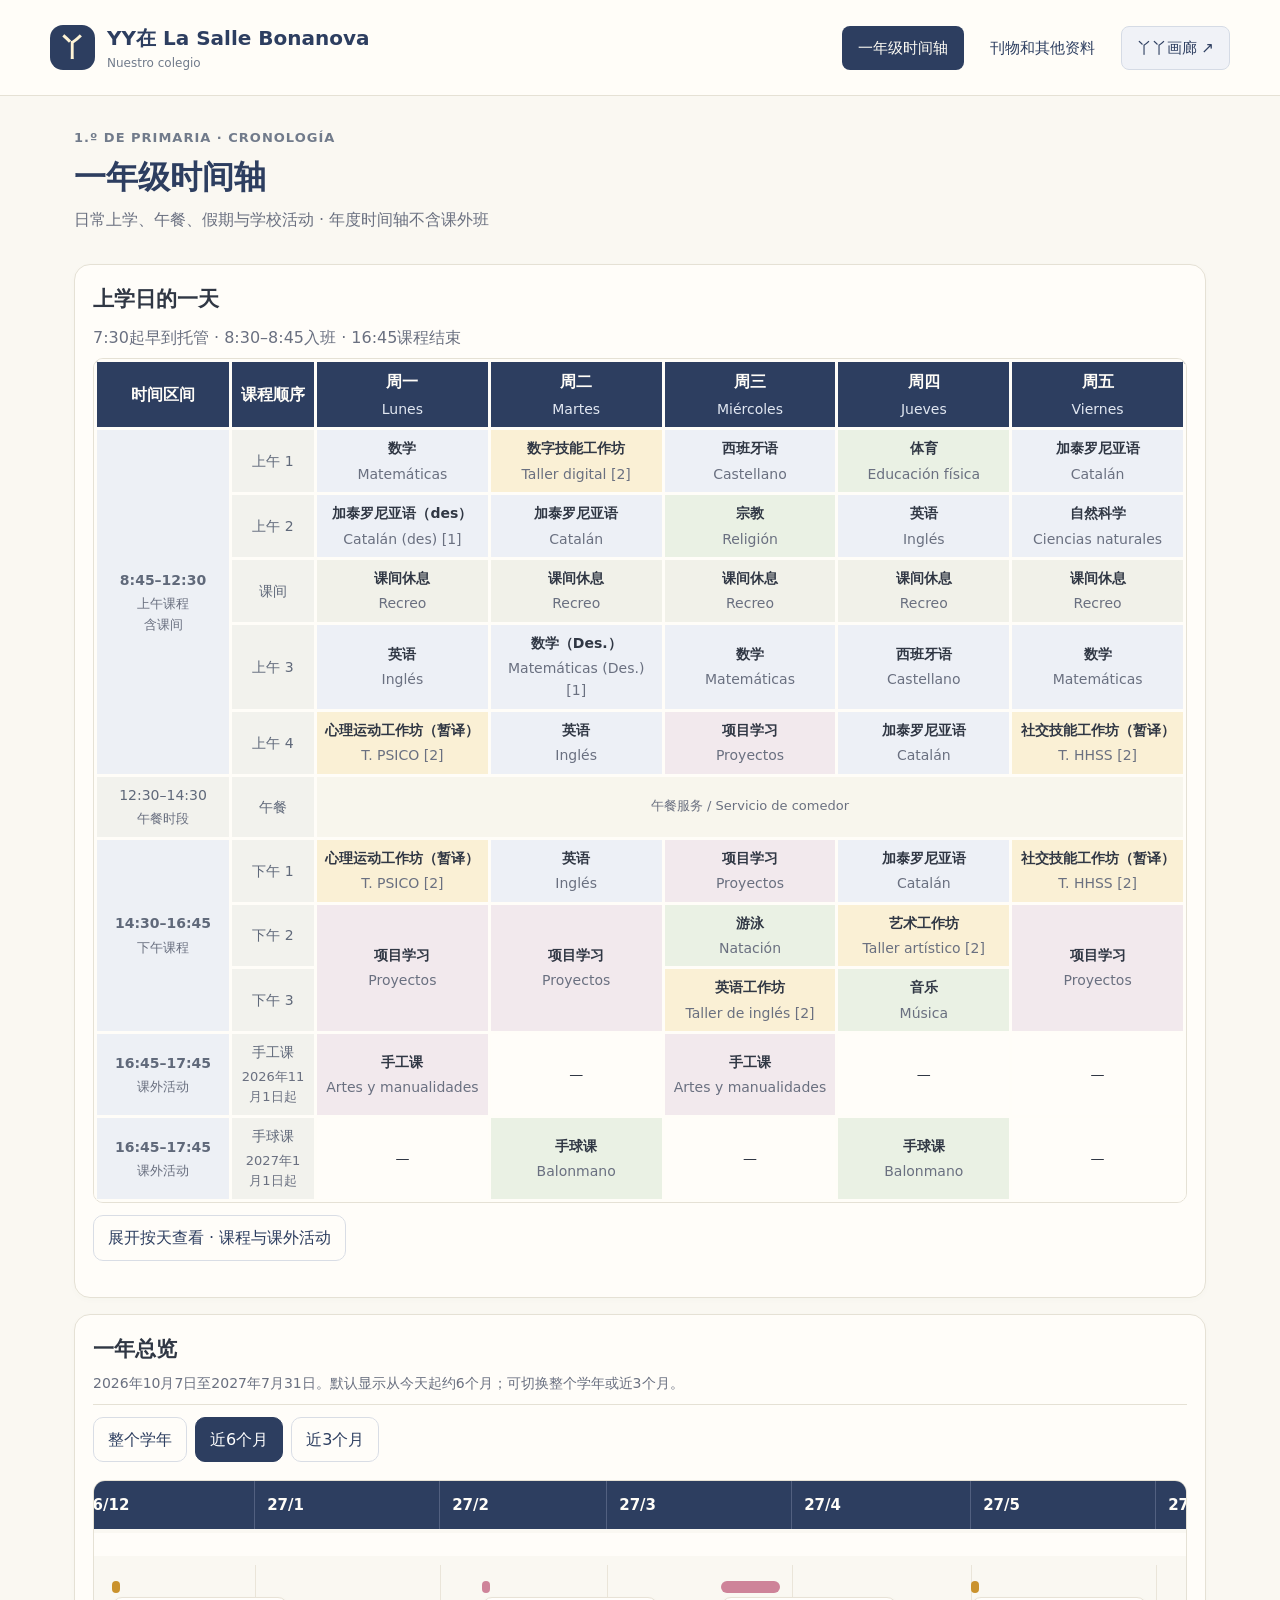
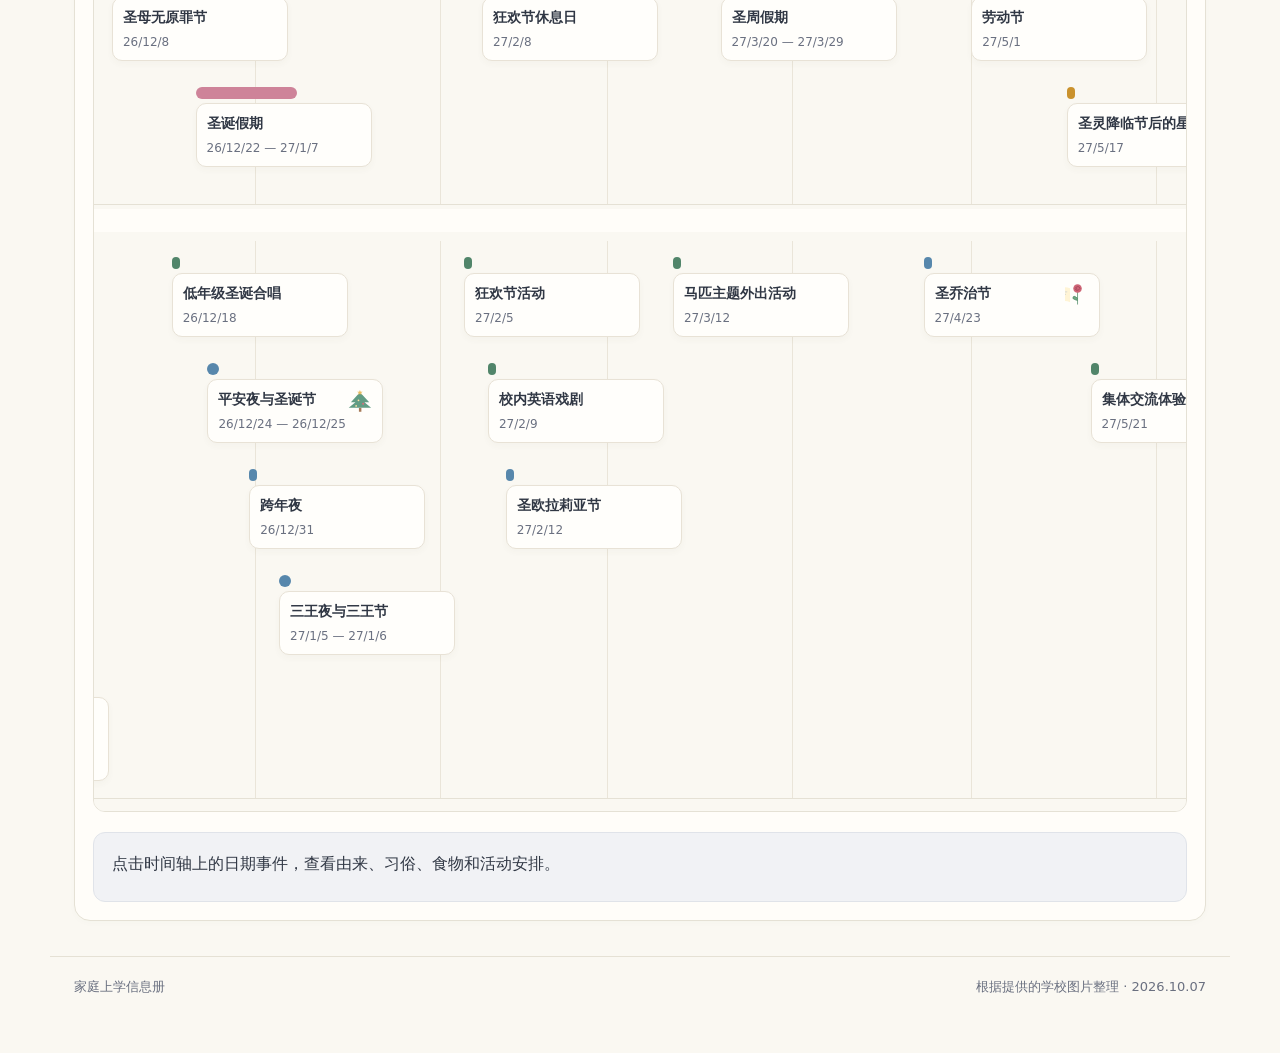
<file: index.html>
<!doctype html><html lang="zh-CN"><head><meta charset="utf-8"><meta name="viewport" content="width=device-width,initial-scale=1"><meta http-equiv="refresh" content="0;url=timeline.html"><title>一年级时间轴 · La Salle Bonanova</title></head><body><a href="timeline.html">前往一年级时间轴</a></body></html>
</file>
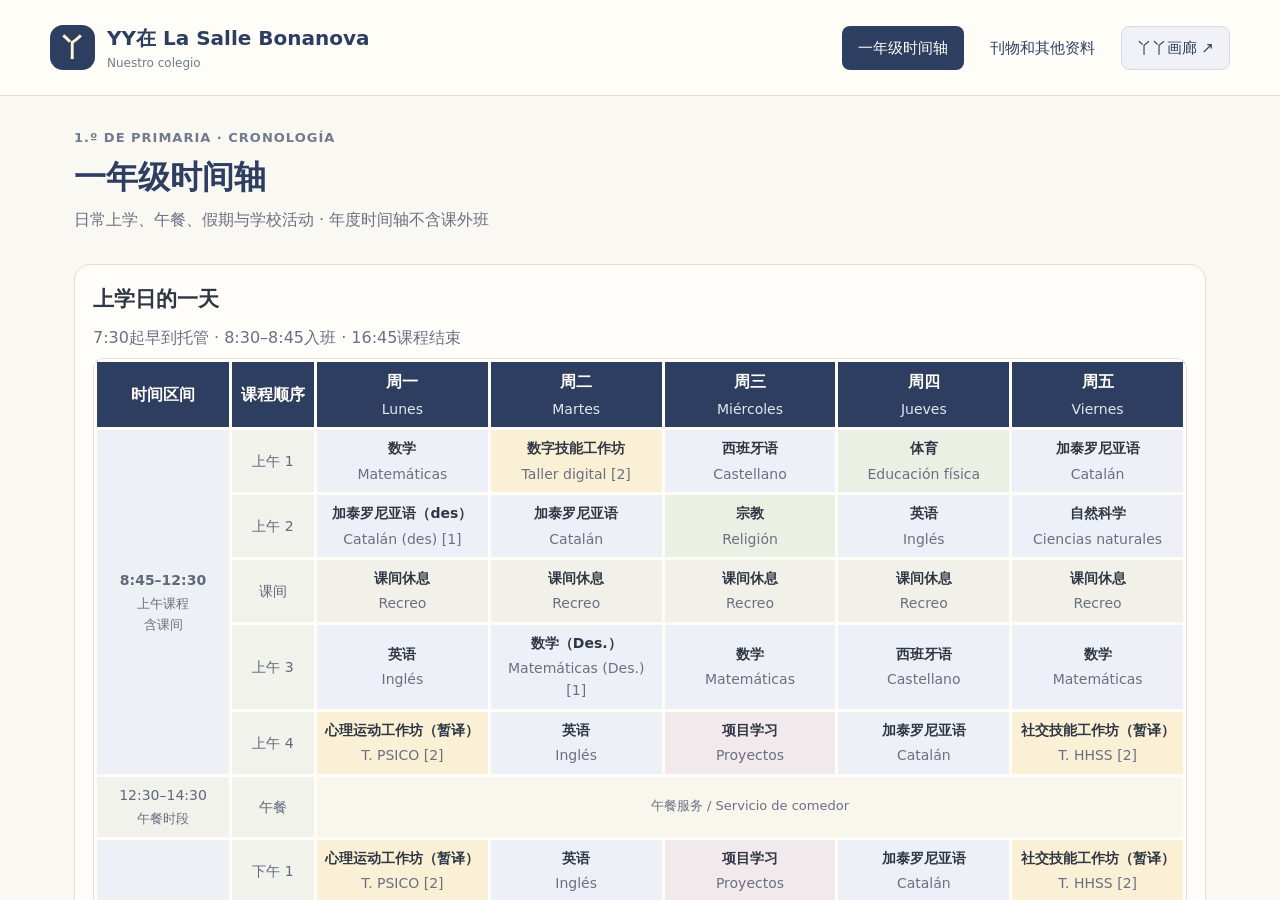
<file: arrangements.html>
<!doctype html><html lang="zh-CN"><head><meta charset="utf-8"><meta http-equiv="refresh" content="0;url=timeline.html"><title>一年级时间轴</title></head><body><a href="timeline.html">前往一年级时间轴</a></body></html>
</file>
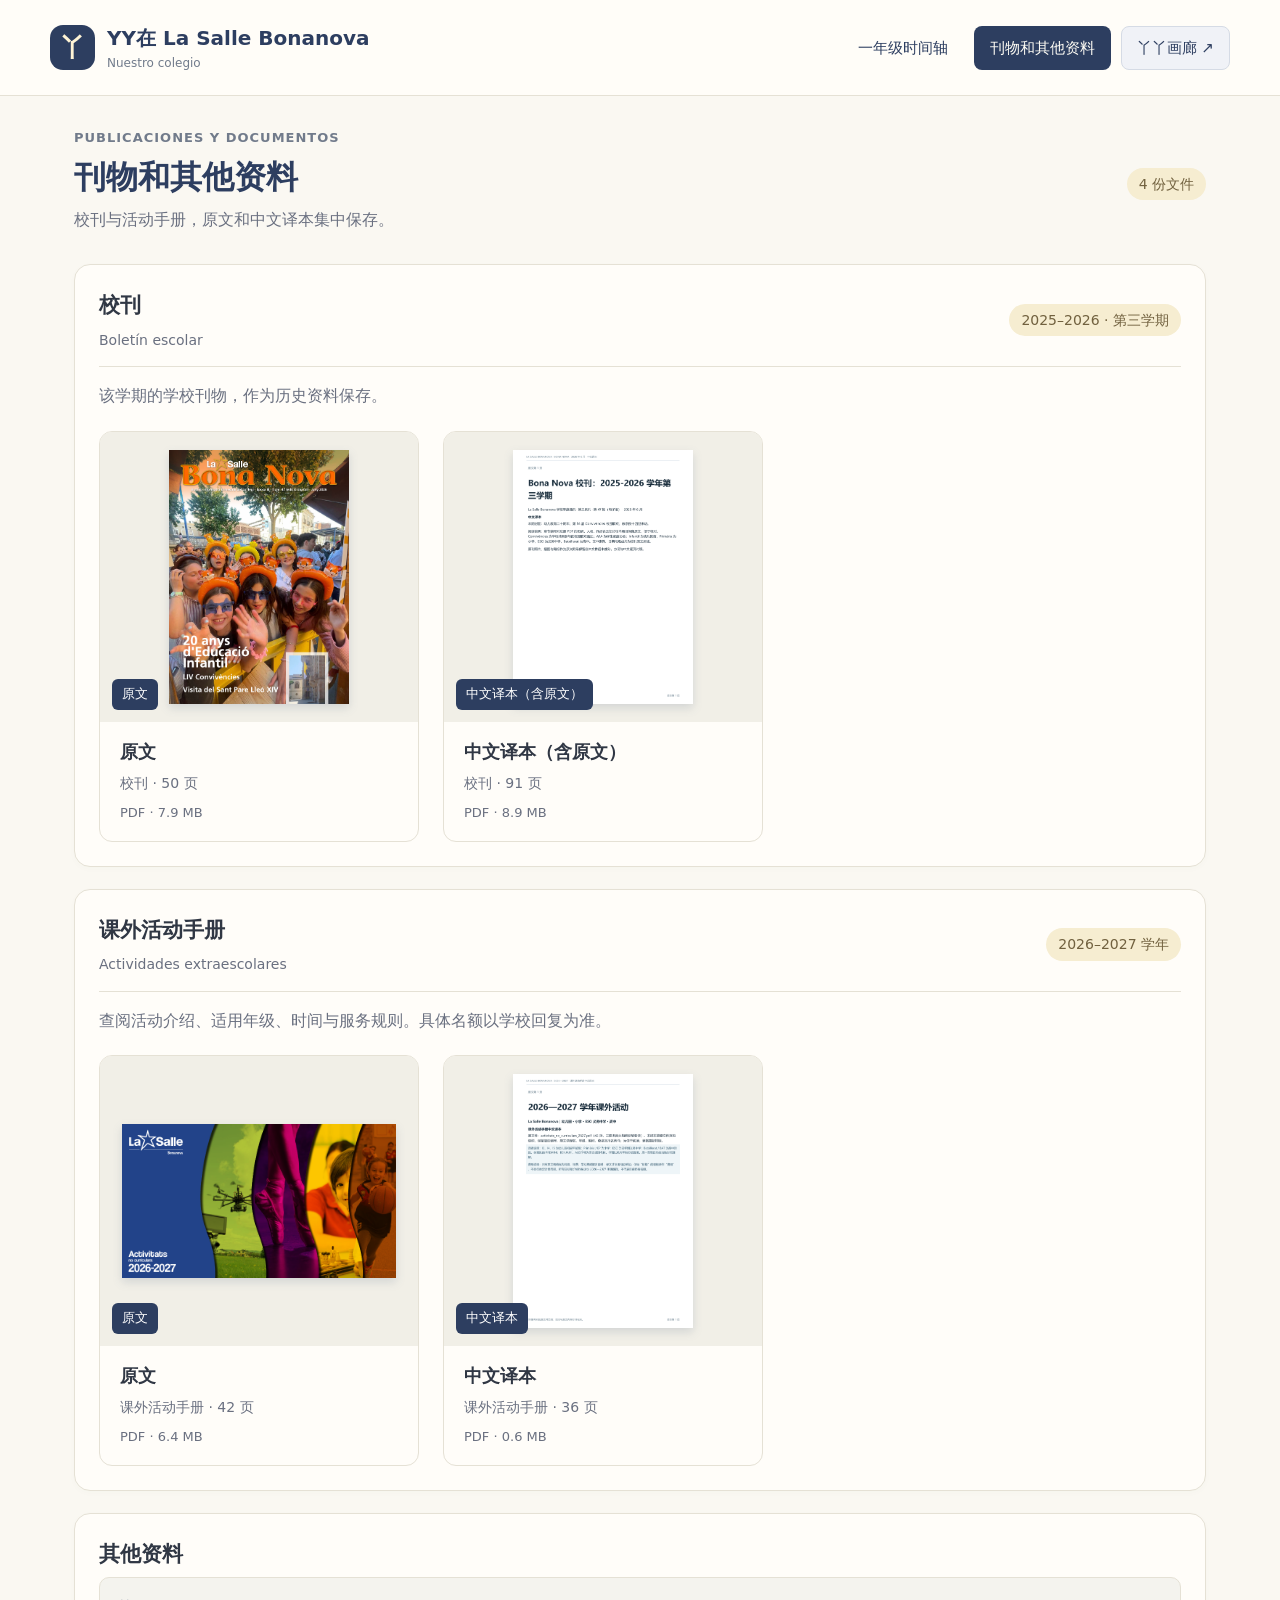
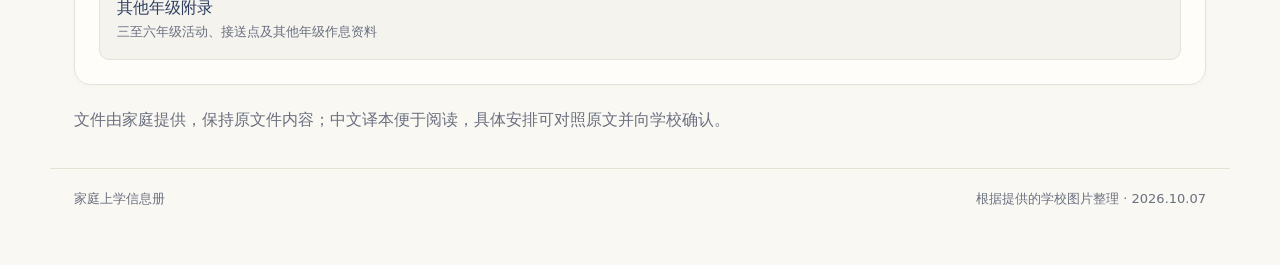
<file: publications.html>
<!doctype html><html lang="zh-CN"><head><meta charset="utf-8"><meta name="viewport" content="width=device-width,initial-scale=1"><title>刊物和其他资料 · La Salle Bonanova</title><meta name="description" content="家庭上学信息册：一年级双语课表、课外活动与接送安排。"><link rel="icon" href="assets/favicon.svg?v=navy-28"><link rel="stylesheet" href="style.css?v=mobile-24"><link rel="stylesheet" href="theme.css?v=gallery-34"><script src="data.js" defer></script></head><body data-page="publications"><a class="skip" href="#content">跳到正文</a><header><a class="brand" href="timeline.html"><span class="mark">丫</span><span>YY在 La Salle Bonanova<small>Nuestro colegio</small></span></a><nav aria-label="主导航"><a href="timeline.html">一年级时间轴</a><a href="publications.html" aria-current="page">刊物和其他资料</a><a class="gallery-link" href="https://possbb.github.io/little-art-gallery/" target="_blank" rel="noopener" aria-label="丫丫画廊（在新标签页打开）">丫丫画廊 ↗</a></nav></header><main id="content"><div class="intro"><div><div class="eyebrow">PUBLICACIONES Y DOCUMENTOS</div><h1>刊物和其他资料</h1><p class="muted">校刊与活动手册，原文和中文译本集中保存。</p></div><span class="label">4 份文件</span></div><section class="panel"><div class="sectionhead"><div><h2>校刊</h2><p lang="es">Boletín escolar</p></div><span class="label">2025–2026 · 第三学期</span></div><p class="muted">该学期的学校刊物，作为历史资料保存。</p><div class="publication-grid"><a class="publication-card" href="publications/newsletter-2025-26-t3-original.pdf" aria-label="阅读校刊 · 原文"><div class="publication-cover"><img src="publications/newsletter-2025-26-t3-original.png" alt="校刊 · 原文封面" loading="lazy"><span class="cover-language">原文</span></div><div class="publication-caption"><h3>原文</h3><p>校刊 · 50 页</p><small>PDF · 7.9 MB</small></div></a><a class="publication-card" href="publications/newsletter-2025-26-t3-zh.pdf" aria-label="阅读校刊 · 中文译本（含原文）"><div class="publication-cover"><img src="publications/newsletter-2025-26-t3-zh.png" alt="校刊 · 中文译本（含原文）封面" loading="lazy"><span class="cover-language">中文译本（含原文）</span></div><div class="publication-caption"><h3>中文译本（含原文）</h3><p>校刊 · 91 页</p><small>PDF · 8.9 MB</small></div></a></div></section><section class="panel"><div class="sectionhead"><div><h2>课外活动手册</h2><p lang="es">Actividades extraescolares</p></div><span class="label">2026–2027 学年</span></div><p class="muted">查阅活动介绍、适用年级、时间与服务规则。具体名额以学校回复为准。</p><div class="publication-grid"><a class="publication-card" href="publications/activities-2026-27-original.pdf" aria-label="阅读课外活动手册 · 原文"><div class="publication-cover"><img src="publications/activities-2026-27-original.png" alt="课外活动手册 · 原文封面" loading="lazy"><span class="cover-language">原文</span></div><div class="publication-caption"><h3>原文</h3><p>课外活动手册 · 42 页</p><small>PDF · 6.4 MB</small></div></a><a class="publication-card" href="publications/activities-2026-27-zh.pdf" aria-label="阅读课外活动手册 · 中文译本"><div class="publication-cover"><img src="publications/activities-2026-27-zh.png" alt="课外活动手册 · 中文译本封面" loading="lazy"><span class="cover-language">中文译本</span></div><div class="publication-caption"><h3>中文译本</h3><p>课外活动手册 · 36 页</p><small>PDF · 0.6 MB</small></div></a></div></section><section class="panel"><h2>其他资料</h2><a class="download" href="appendix.html">其他年级附录<small>三至六年级活动、接送点及其他年级作息资料</small></a></section><p class="muted">文件由家庭提供，保持原文件内容；中文译本便于阅读，具体安排可对照原文并向学校确认。</p></main><footer>家庭上学信息册 <span>根据提供的学校图片整理 · 2026.10.07</span></footer></body></html>
</file>
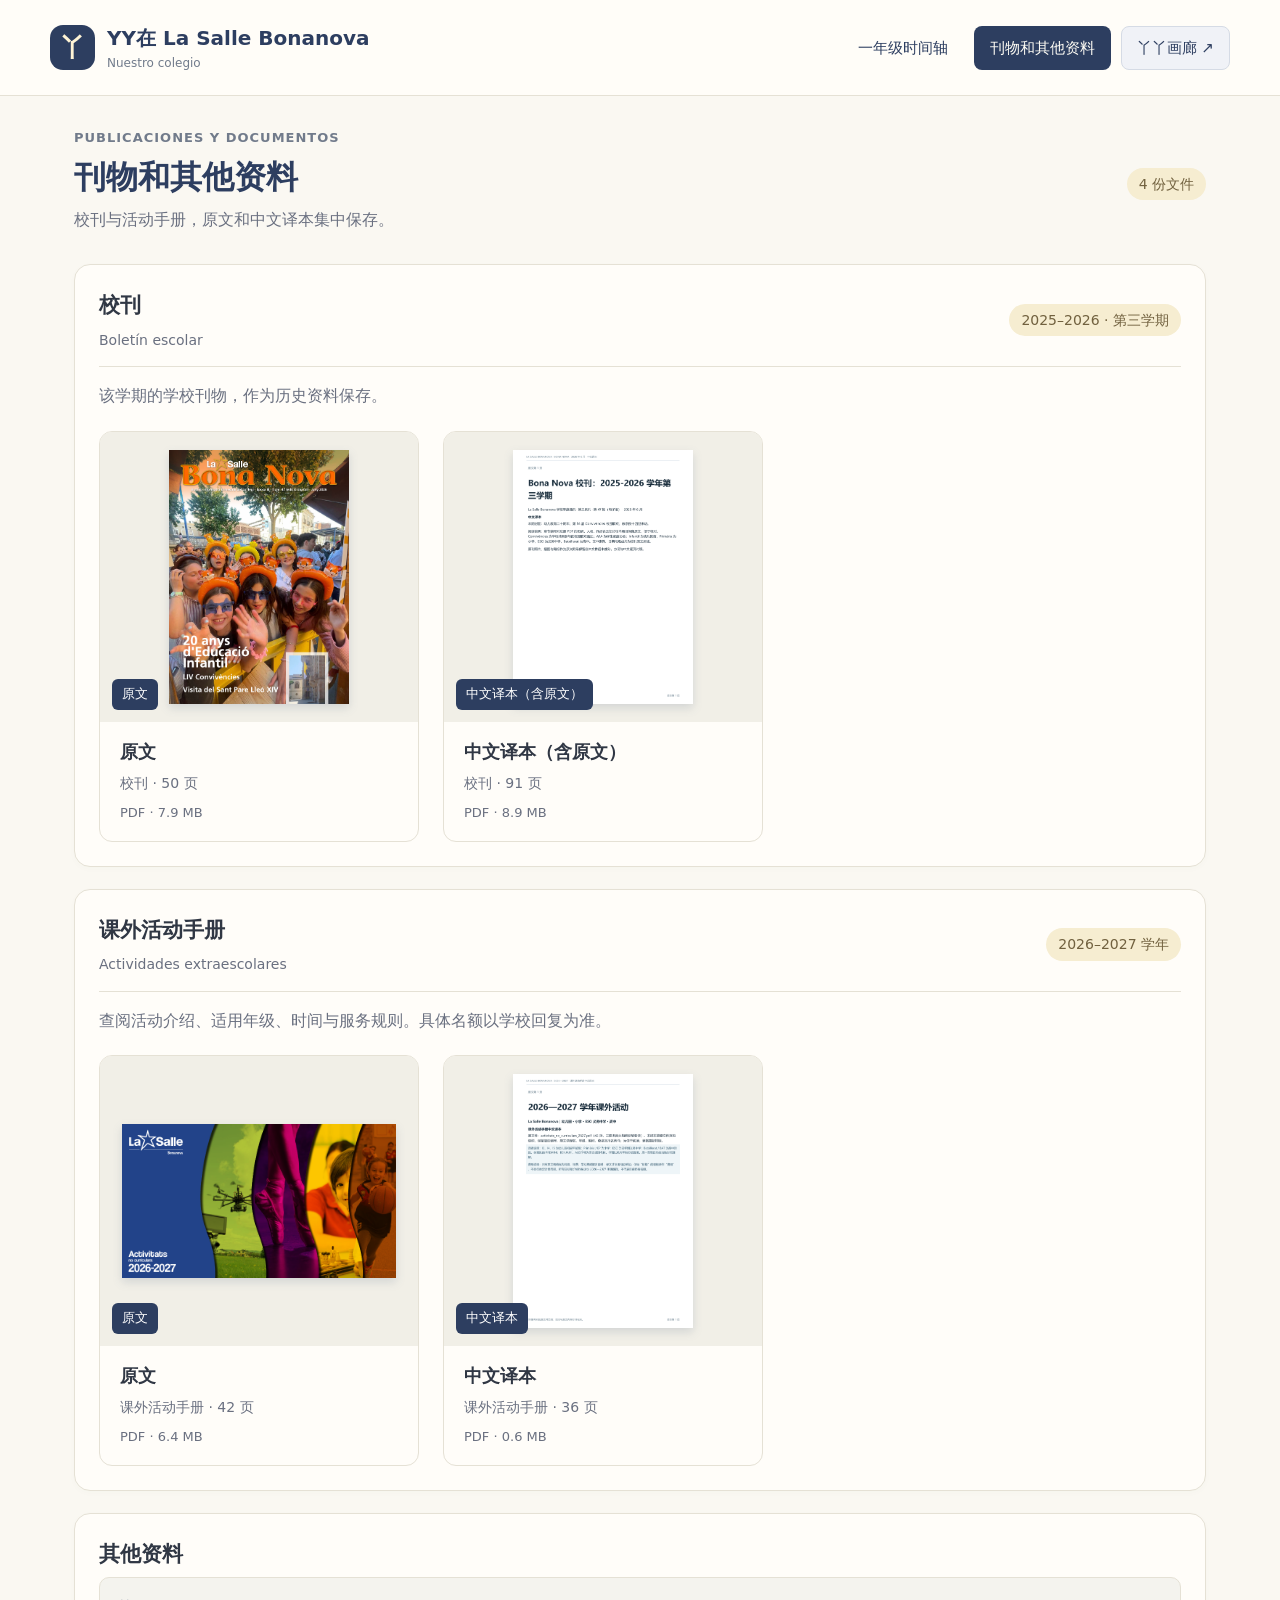
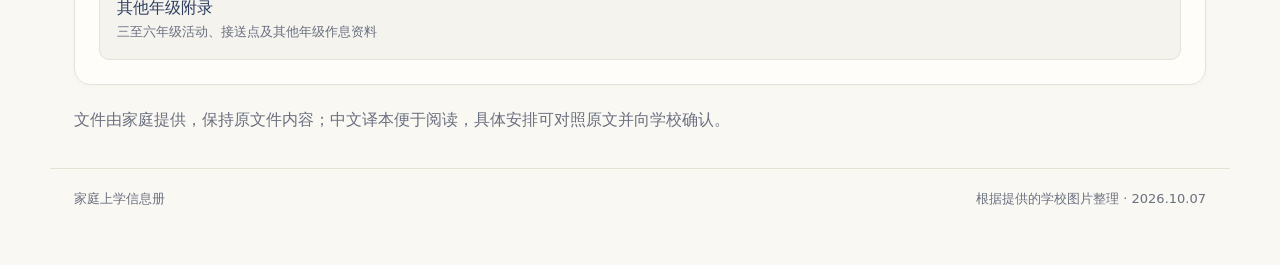
<file: school.html>
<!doctype html><html lang="zh-CN"><head><meta charset="utf-8"><meta name="viewport" content="width=device-width,initial-scale=1"><meta http-equiv="refresh" content="0;url=publications.html"><title>刊物和其他资料</title></head><body><a href="publications.html">前往刊物和其他资料</a></body></html>
</file>
<file: style.css>
:root{--navy:#243d64;--ink:#23334d;--muted:#57677f;--line:#dce3ed;--blue:#e7effd;--green:#e2f4e9;--yellow:#fff2c9;--purple:#efe7f8}*{box-sizing:border-box}body{margin:0;color:var(--ink);background:#f5f7fb;font:16px/1.6 'Microsoft YaHei',system-ui,sans-serif}a{color:var(--navy);text-underline-offset:4px}header{background:white;border-bottom:1px solid var(--line);padding:22px max(24px,calc((100vw - 1180px)/2));display:flex;align-items:center;justify-content:space-between;gap:24px}.brand{display:flex;gap:12px;align-items:center;text-decoration:none;font-size:20px;font-weight:750}.mark{display:grid;place-items:center;width:45px;height:45px;border-radius:12px;background:var(--navy);color:#f9d26a;font-size:25px}.brand small{display:block;font-size:12px;font-weight:400;color:var(--muted)}nav{display:flex;gap:10px;flex-wrap:wrap}nav a{padding:9px 15px;text-decoration:none;font-size:15px;border-radius:8px}nav a[aria-current]{background:var(--navy);color:white}main{max-width:1180px;margin:32px auto;padding:0 24px}h1{font-size:32px;line-height:1.3;letter-spacing:-1px;margin:8px 0}h2{font-size:21px;margin:0 0 6px}h3{font-size:17px;margin:0}p{margin:8px 0}.eyebrow{font-size:13px;letter-spacing:2px;color:var(--muted);font-weight:700}.muted,small{color:var(--muted)}.intro{display:flex;justify-content:space-between;gap:20px;align-items:center;margin-bottom:24px}.label{display:inline-block;padding:5px 12px;border-radius:20px;background:var(--yellow);font-size:14px;white-space:nowrap}.notice{border-left:3px solid #d29b23;padding:10px 16px;background:#fff8e5;font-size:14px;margin:16px 0 24px}.days{display:flex;gap:8px;margin:20px 0}.days button{flex:1;border:1px solid var(--line);background:white;border-radius:10px;padding:12px 10px;cursor:pointer;color:var(--ink);font:inherit}.days button small{display:block;font-size:13px}.days button[aria-pressed=true]{background:var(--navy);color:white;border-color:var(--navy)}.days button[aria-pressed=true] small{color:#dce6f8}.layout{display:grid;grid-template-columns:minmax(0,1.1fr) minmax(0,1fr);gap:24px}.panel{background:white;border:1px solid var(--line);border-radius:16px;padding:24px;margin-bottom:22px}.sectionhead{display:flex;align-items:center;justify-content:space-between;gap:10px;border-bottom:1px solid var(--line);padding-bottom:15px;margin-bottom:16px}.sectionhead p{font-size:14px;color:var(--muted);margin:0}.slot{display:grid;grid-template-columns:86px 1fr;gap:12px;align-items:center;margin:8px 0}.slot>span{font-size:14px;color:var(--muted)}.lesson{border-radius:8px;padding:10px 14px}.lesson small{display:block;font-size:14px}.blue{background:var(--blue)}.green{background:var(--green)}.purple{background:var(--purple)}.yellow{background:var(--yellow)}.gray{background:#f1f3f6}.pause{text-align:center;color:var(--muted);font-size:13px;border-block:1px dashed var(--line);padding:7px;margin:14px 0}.activity{display:flex;justify-content:space-between;gap:12px;padding:13px 0;border-bottom:1px solid #edf0f5}.activity small{display:block;font-size:14px}.point{align-self:center;flex-shrink:0;background:#eef2f9;color:var(--navy);border-radius:8px;padding:5px 10px;font-size:14px}.source-link{display:block;margin-top:18px;font-size:14px}.map{width:100%;display:block;border-radius:10px;margin-top:14px}details{margin:16px 0}summary{cursor:pointer;font-weight:600}details p{font-size:14px}.links{display:grid;grid-template-columns:repeat(2,minmax(0,1fr));gap:16px;margin-top:20px}.download{display:block;border:1px solid var(--line);border-radius:10px;padding:17px;text-decoration:none;background:#f8faff}.download small{display:block}.facts{display:grid;grid-template-columns:repeat(2,minmax(0,1fr));gap:16px;margin-top:24px}.fact{padding:20px;border-radius:10px;background:#f3f6fb}.fact small{display:block;margin-bottom:6px}.sources{display:grid;grid-template-columns:repeat(2,minmax(0,1fr));gap:20px}.sources img{width:100%;border-radius:10px}.appendix-table{width:100%;border-collapse:collapse;font-size:15px}.appendix-table th,.appendix-table td{text-align:left;padding:12px;border-bottom:1px solid var(--line)}.appendix-table th{background:#edf2fa}.appendix-table small{display:block}.empty{padding:35px 12px;text-align:center;background:#f6f8fc;border-radius:10px}footer{max-width:1180px;margin:35px auto;padding:20px 24px;border-top:1px solid var(--line);color:var(--muted);font-size:13px;display:flex;justify-content:space-between;gap:15px}.skip{position:absolute;left:10px;top:-80px;background:white;padding:10px;z-index:10}.skip:focus{top:10px}a:focus-visible,button:focus-visible,summary:focus-visible{outline:3px solid #d8a428;outline-offset:4px}button:hover,.download:hover{box-shadow:0 3px 12px #243d6415}a:hover{text-decoration:underline}@media(max-width:760px){header{padding:16px 18px;align-items:flex-start;flex-direction:column;gap:15px}nav{width:100%;gap:5px}nav a{padding:8px 11px;font-size:14px}main{padding:0 16px;margin-top:24px}h1{font-size:28px}.intro{align-items:flex-start;flex-direction:column;gap:12px}.layout,.sources,.facts,.links{grid-template-columns:1fr}.panel{padding:18px}.days{gap:5px}.days button{font-size:14px;padding:10px 4px}.days button small{font-size:12px}.slot{grid-template-columns:70px 1fr;gap:8px}.appendix-table th,.appendix-table td{padding:9px 5px;font-size:14px}footer{flex-direction:column}.label{white-space:normal}}@media print{header,footer,.days,.source-link{display:none}main{max-width:none;margin:0}.panel{break-inside:avoid}.layout{display:block}body{background:white}}
.weekly .sectionhead>a{font-size:14px;white-space:nowrap}.week-scroll{overflow-x:auto;max-width:100%;border-radius:10px;border:1px solid var(--line)}.week-table{width:100%;min-width:940px;table-layout:fixed;border-collapse:collapse;font-size:14px}.week-table caption{text-align:left;padding:12px 14px;background:#f5f7fb;color:var(--muted)}.week-table th,.week-table td{padding:12px 10px;border:3px solid white;overflow-wrap:anywhere}.week-table thead th{background:var(--navy);color:white;text-align:center;font-size:16px}.week-table thead th small{color:#dce6f8}.week-table thead th:first-child{width:90px}.week-table tbody th{background:#f1f3f6;font-size:14px;font-weight:500}.week-table small{display:block;font-size:14px;font-weight:400;margin-top:3px}.week-table td{text-align:center}.week-pause td{background:#f8f9fc;color:var(--muted);font-size:13px}.week-hint{display:none;font-size:14px;color:var(--muted)}.week-note{font-size:14px;color:var(--muted);margin-top:16px}.week-extras{margin-top:22px}.week-extras .week-table thead th:first-child{width:auto}.week-extras td{vertical-align:top;text-align:left;background:#f8faff}.week-activity{padding:12px 0;border-bottom:1px solid var(--line)}.week-activity:last-child{border:0}.week-activity span{display:block;color:var(--navy);font-size:13px;margin-top:5px}@media(max-width:1050px){.week-hint{display:block}}@media print{.week-scroll{overflow:visible}.week-table{min-width:0;font-size:10px}.week-table small{font-size:9px}.week-table th,.week-table td{padding:5px}.week-hint{display:none}}
.arrange-nav{display:flex;flex-wrap:wrap;gap:8px;margin:20px 0}.arrange-nav a{background:white;border:1px solid var(--line);border-radius:8px;padding:8px 12px;font-size:14px}.arrangements{scroll-margin-top:20px}.arrange-row{display:grid;grid-template-columns:240px minmax(0,1fr);gap:22px;padding:18px 0;border-bottom:1px solid var(--line)}.arrange-row:last-child{border:0}.arrange-row p{font-size:15px;color:var(--muted);margin-bottom:0}.arrange-time{font-weight:700;color:var(--navy)}.routine-strip{display:grid;grid-template-columns:repeat(5,1fr);gap:8px;margin:18px 0}.routine-strip span{padding:13px;background:var(--blue);border-radius:8px}.routine-strip small{display:block}.routine-strip strong{white-space:nowrap}@media(max-width:760px){.arrange-row{grid-template-columns:1fr;gap:5px}.routine-strip{grid-template-columns:repeat(2,1fr)}.brand{font-size:18px}.arrange-nav{display:grid;grid-template-columns:1fr 1fr}}
.publication-grid{display:grid;grid-template-columns:1fr 1fr;gap:20px;margin-top:22px}.publication-file{border:1px solid var(--line);border-radius:12px;padding:22px;background:#f8faff;min-width:0}.publication-file h3{font-size:20px;margin:16px 0 8px}.publication-name{overflow-wrap:anywhere;font-size:14px;color:var(--muted);min-height:3em}.publication-actions{display:flex;align-items:center;gap:22px;flex-wrap:wrap;margin-top:20px}.publication-open{padding:10px 18px;background:var(--navy);color:white;border-radius:8px;text-decoration:none}.sr-only{position:absolute;width:1px;height:1px;padding:0;margin:-1px;overflow:hidden;clip:rect(0,0,0,0);white-space:nowrap;border:0}@media(max-width:760px){.publication-grid{grid-template-columns:1fr}.publication-file{padding:18px}.sectionhead{flex-wrap:wrap}}
.daily-axis{display:flex;overflow-x:auto;gap:6px;margin:20px 0}.daily-axis>div{flex:1;min-width:135px;background:#e7effd;border-top:4px solid #243d64;padding:14px 12px}.daily-axis strong,.daily-axis small{display:block}.daily-axis small{font-size:14px}.timeline-controls{display:flex;flex-wrap:wrap;gap:8px}.timeline-controls button{font:inherit;padding:9px 14px;border:1px solid var(--line);background:white;color:var(--navy);border-radius:8px;cursor:pointer}#reset-year{background:var(--navy);color:white}.range-label{font-weight:700;margin:18px 0}.timeline-scroll{overflow:auto;max-width:100%;border:1px solid var(--line);border-radius:10px}.timeline-canvas{padding-bottom:12px}.timeline-months{display:flex;background:var(--navy);color:white}.timeline-months>div{flex-shrink:0;border-right:1px solid #607694;padding:12px;font-size:15px;overflow:hidden;white-space:nowrap}.timeline-lane{position:relative;border-bottom:1px solid var(--line);margin-top:36px;background:repeating-linear-gradient(90deg,#f5f8fc 0,#f5f8fc 6px,#e5ebf4 6px,#e5ebf4 7px)}.lane-title{position:sticky;left:0;top:0;transform:translateY(-32px);padding:0 12px;font-weight:700;width:max-content;background:white}.lane-empty{position:sticky;left:12px;color:var(--muted)}.timeline-event{position:absolute;height:12px;min-width:8px;padding:0;border:0;background:#5275bb;border-radius:4px;cursor:pointer;text-align:left}.timeline-event.lane-0{background:#c99026}.timeline-event.lane-1{background:#386991}.timeline-event.lane-2{background:#548877}.timeline-event.lane-3{background:#8d69a5}.event-label{position:absolute;top:16px;left:0;width:160px;background:white;padding:4px 6px;border:1px solid var(--line);border-radius:5px;color:var(--ink);font:14px/1.35 'Microsoft YaHei',sans-serif}.event-label strong,.event-label small{display:block}.event-label small{font-size:12px;margin-top:3px}.event-detail{padding:18px;background:#eef3fc;border-radius:10px;margin-top:20px;min-height:70px}.annual{min-width:0}@media(max-width:760px){.daily-axis>div{min-width:145px}.timeline-controls button{font-size:14px}}@media print{.timeline-scroll{overflow:visible}.timeline-canvas{max-width:none}}
.publication-grid{grid-template-columns:repeat(2,minmax(0,320px));gap:24px}.publication-card{display:block;overflow:hidden;border:1px solid var(--line);border-radius:12px;background:white;text-decoration:none;transition:box-shadow .18s,transform .18s}.publication-card:hover{transform:translateY(-3px);box-shadow:0 10px 24px #243d6420;text-decoration:none}.publication-cover{height:290px;position:relative;background:#e9eef6;padding:18px 22px}.publication-cover img{width:100%;height:100%;object-fit:contain;filter:drop-shadow(0 4px 5px #243d6425)}.cover-language{position:absolute;left:12px;bottom:12px;background:var(--navy);color:white;border-radius:6px;padding:5px 10px;font-size:13px}.publication-caption{padding:16px 20px}.publication-caption h3{font-size:18px}.publication-caption p{font-size:14px;color:var(--muted);margin:5px 0}.publication-caption small{font-size:13px}@media(max-width:760px){.publication-grid{grid-template-columns:repeat(2,minmax(0,1fr));gap:12px}.publication-cover{height:210px;padding:12px}.publication-caption{padding:12px}.publication-caption h3{font-size:16px}.cover-language{font-size:12px;left:6px;bottom:7px;padding:4px 6px}}@media(max-width:380px){.publication-grid{grid-template-columns:1fr}}
.timeline-event.lane-0{background:#bc7820}.timeline-event.lane-1{background:#9b5074}.timeline-event.lane-2{background:#337967}.timeline-event.lane-3{background:#386991}.timeline-event.lane-4{background:#8d69a5}.timeline-event.lane-5{background:#66758a}.calendar-legend{display:flex;flex-wrap:wrap;gap:8px;margin-bottom:14px}.calendar-legend span{padding:7px 11px;border-radius:7px;background:#edf3fa;font-size:14px}.calendar-groups{display:grid;grid-template-columns:1fr 1fr;gap:18px;margin-top:20px}.calendar-group{padding:18px;background:#f5f8fc;border-radius:10px;min-width:0}.calendar-jump{display:block;width:100%;background:white;color:var(--ink);font:inherit;text-align:left;border:1px solid var(--line);border-radius:7px;padding:12px;margin-top:12px;cursor:pointer}.calendar-jump strong,.calendar-jump span{display:block}.calendar-jump span{font-size:14px;margin-top:3px}.event-label{box-shadow:0 2px 4px #243d6412}.timeline-event:focus-visible .event-label{outline:3px solid #d8a428}.timeline-lane{background:#f6f8fc}.lane-title{font-size:14px}@media(max-width:760px){.calendar-groups{grid-template-columns:1fr}}
.daily-week-table{min-width:1040px}.daily-week-table .time-column{width:135px}.daily-week-table .order-column{width:85px}.daily-week-table th.day-time{font-weight:700;background:#edf2fa;white-space:nowrap}.daily-week-table thead th:first-child{width:135px}.daily-week-table tbody th small{font-size:13px;font-weight:400}.daily-week-table caption{font-size:14px}

.timeline-controls{margin:12px 0 18px}.timeline-controls button:disabled{opacity:.45;cursor:default}.timeline-controls button:focus-visible{outline:3px solid #d8a428;outline-offset:2px}.timeline-scroll{overscroll-behavior-x:contain}.timeline-canvas{overflow:hidden}

/* Compact school-day cards, retaining readable text and confirmed time groups. */
body[data-page="timeline"] .panel{padding:18px;margin-bottom:16px}
body[data-page="timeline"] .sectionhead{padding-bottom:9px;margin-bottom:10px}
body[data-page="timeline"] .week-table th,body[data-page="timeline"] .week-table td{padding:7px 8px}
body[data-page="timeline"] .week-table caption{padding:8px 12px}
body[data-page="timeline"] .week-note{margin-top:10px}
#daily-view-content .layout{gap:16px;align-items:start}
#daily-view-content .panel{padding:14px;margin-bottom:0}
#daily-view-content .days{margin:10px 0;gap:6px}
#daily-view-content .days button{padding:6px}
#daily-view-content h2{font-size:18px}
.day-default-note,.lesson-time-note{font-size:12px;color:var(--muted);margin:6px 0}
.lesson-period{display:grid;grid-template-columns:96px minmax(0,1fr);gap:8px;align-items:center}
.period-time{color:var(--muted);font-size:12px;text-align:center}
.period-time strong{display:block;white-space:nowrap;color:var(--navy)}
.period-time small{display:block;font-size:11px}
#daily-view-content .slot{grid-template-columns:48px minmax(0,1fr);gap:6px;margin:4px 0}
#daily-view-content .slot>span{font-size:12px}
#daily-view-content .lesson{padding:6px 9px;font-size:14px;line-height:1.45}
#daily-view-content .lesson small,#daily-view-content .activity small{font-size:12px}
.lunch-period{border-block:1px dashed var(--line);padding:7px 0;margin:6px 0;font-size:12px;color:var(--muted)}
#daily-view-content .activity{padding:7px 0;font-size:14px}
#daily-view-content details{margin:9px 0;font-size:13px}
#daily-view-content .source-link{margin-top:9px;font-size:13px}
#daily-view-content .muted{font-size:13px;margin:6px 0}
@media(max-width:760px){body[data-page="timeline"] .panel{padding:12px}#daily-view-content .panel{padding:10px}.lesson-period{grid-template-columns:84px minmax(0,1fr);gap:5px}#daily-view-content .slot{grid-template-columns:38px minmax(0,1fr);gap:4px}#daily-view-content .lesson{padding:6px}.period-time{font-size:11px}}

#daily-view-content .lesson,#daily-view-content .activity>div{display:flex;flex-wrap:wrap;align-items:baseline;column-gap:8px;row-gap:2px;min-width:0}
#daily-view-content .lesson small,#daily-view-content .activity small{display:inline}

.timeline-controls button[aria-pressed="true"]{background:var(--navy);color:white;border-color:var(--navy)}

.culture-guide{font-size:15px;line-height:1.8}
.culture-guide>h3{font-size:22px;line-height:1.45}
.culture-date{font-size:14px;color:var(--muted)}
.culture-hero{display:grid;grid-template-columns:210px minmax(0,1fr);gap:24px;align-items:center;margin:18px 0 22px}
.culture-art{display:block;width:100%;height:auto}
.culture-guide h4{font-size:18px;margin:0 0 9px;line-height:1.5}
.culture-guide h4 small{display:block;font-size:12px;font-weight:400;margin-top:2px;letter-spacing:.4px}
.culture-hero h4{font-size:23px}.culture-hero p{color:var(--muted)}
.culture-tags{display:flex;flex-wrap:wrap;gap:6px;margin:12px 0}
.culture-tags span{background:white;border:1px solid var(--line);border-radius:6px;padding:3px 9px;font-size:12px}
.culture-hero small{font-size:11px;color:var(--muted)}
.culture-grid{display:grid;grid-template-columns:1fr 1fr;gap:16px;align-items:start}
.culture-grid section{background:white;border:1px solid var(--line);border-radius:12px;padding:20px;min-width:0}
.culture-grid p{margin:10px 0 0}
.culture-evidence{margin:20px 0 0;border-top:1px solid var(--line);padding-top:14px;font-size:13px}
.culture-evidence li{margin:7px 0}.culture-evidence a{overflow-wrap:anywhere}
@media(max-width:760px){.culture-hero{grid-template-columns:100px minmax(0,1fr);gap:12px;margin:12px 0}.culture-hero h4{font-size:18px}.culture-guide>h3{font-size:20px}.culture-grid{grid-template-columns:1fr;gap:10px}.culture-grid section{padding:15px}.culture-guide{font-size:14px}.culture-tags{gap:4px}.culture-tags span{padding:2px 5px}.event-detail{padding:13px}}
.mobile-only{display:none}
@media(max-width:760px){
 html{scroll-padding-top:12px}body{font-size:15px}header{padding:14px 14px 10px;gap:12px}.brand{font-size:17px;gap:9px}.mark{width:36px;height:36px;font-size:24px;flex-shrink:0}.brand small{font-size:11px}nav{display:grid;grid-template-columns:1fr 1fr;gap:6px}nav a{text-align:center;min-height:44px;padding:10px 4px;background:#f1f4f9;font-size:14px}main{padding:0 10px;margin:16px auto}.intro{margin-bottom:14px}.intro h1{font-size:24px}.intro .eyebrow{font-size:10px;letter-spacing:1px}.intro p{font-size:13px}.panel,body[data-page="timeline"] .panel{padding:12px;border-radius:12px;margin-bottom:14px}h2{font-size:19px}.mobile-only{display:block}.desktop-school-day,.annual>.timeline-scroll,.annual>#event-detail{display:none}.mobile-shortcuts{display:flex;gap:8px;margin-bottom:12px}.mobile-shortcuts a{display:block;flex:1;text-align:center;border:1px solid var(--line);border-radius:8px;background:white;padding:10px 4px;text-decoration:none;min-height:44px}.mobile-routine,.mobile-day-caption{font-size:12px;color:var(--muted)}#mobile-school-day .days{gap:4px;margin:12px 0 6px}#mobile-school-day .days button{min-height:48px;padding:6px 0;font-size:14px}#mobile-school-day .days small{font-size:10px}#mobile-school-day .lesson-period{display:block;margin:12px 0}#mobile-school-day .period-time{display:flex;align-items:baseline;gap:8px;text-align:left;font-size:14px;margin:5px 0}#mobile-school-day .period-time small{font-size:12px}#mobile-school-day .slot{grid-template-columns:44px minmax(0,1fr);gap:6px;margin:5px 0}#mobile-school-day .slot>span{font-size:12px}#mobile-school-day .lesson{padding:9px;display:flex;flex-wrap:wrap;align-items:baseline;column-gap:8px;row-gap:1px;font-size:14px;line-height:1.5}#mobile-school-day .lesson small{font-size:12px;display:inline}#mobile-school-day .lunch-period{background:#f6f8fb;padding:8px 10px;border:0;border-radius:8px;font-size:14px}#mobile-school-day .lesson-time-note{font-size:11px}#mobile-school-day details{border-top:1px solid var(--line);margin:8px 0 0;padding-top:3px}#mobile-school-day summary{padding:12px 0;min-height:44px;font-size:14px}#mobile-school-day .activity{font-size:14px;padding:10px 0}#mobile-school-day .activity small{font-size:12px}#mobile-school-day .source-link{font-size:13px;padding:10px 0;margin:0}.annual .sectionhead p{font-size:12px;line-height:1.6}.annual .timeline-controls{display:grid;grid-template-columns:1fr 1fr;gap:8px;margin:12px 0}.timeline-controls button{min-height:44px}.agenda-month{margin:22px 0}.agenda-month>h3{font-size:20px;margin-bottom:10px;letter-spacing:1px}.agenda-month>h3>span{font-size:12px;margin-left:6px;color:var(--muted);font-weight:400}.agenda-card{--event-color:#bc7820;border:1px solid var(--line);border-left:3px solid var(--event-color);border-radius:9px;margin:8px 0;overflow:hidden;background:white}.agenda-card.kind-1{--event-color:#9b5074}.agenda-card.kind-2{--event-color:#337967}.agenda-card.kind-3{--event-color:#386991}.agenda-trigger{display:grid;grid-template-columns:49px minmax(0,1fr) 16px;align-items:center;gap:8px;width:100%;padding:12px 10px;border:0;background:white;color:var(--ink);text-align:left;font:inherit;cursor:pointer;min-height:72px}.agenda-date{font-size:17px;font-weight:700;align-self:start}.agenda-date small{display:block;font-size:11px;font-weight:400;white-space:nowrap}.agenda-title{min-width:0}.agenda-title>small{display:block;font-size:11px;color:var(--event-color);margin-bottom:3px}.agenda-title strong{font-size:14px;line-height:1.5;display:block}.agenda-chevron{font-size:21px;color:var(--muted)}.agenda-trigger[aria-expanded="true"]{background:#f3f6fb}.agenda-detail{padding:12px;background:#f5f8fc;border-top:1px solid var(--line)}.agenda-detail .culture-guide>h3,.agenda-detail .culture-date{display:none}.agenda-detail .culture-hero{grid-template-columns:1fr;gap:8px;margin:0 0 12px}.agenda-detail .culture-art{width:150px;margin:auto}.agenda-detail .culture-grid section{padding:12px}.agenda-detail .culture-guide{font-size:14px;overflow-wrap:anywhere}.agenda-detail .culture-hero h4{font-size:18px}.agenda-detail .culture-guide h4{font-size:16px}.publication-grid{grid-template-columns:1fr;gap:12px;margin-top:14px}.publication-card{display:grid;grid-template-columns:100px minmax(0,1fr);align-items:center}.publication-cover{height:136px;padding:10px}.publication-caption{padding:12px}.publication-caption h3{font-size:15px}.publication-caption p{font-size:13px}.publication-caption small{font-size:12px}.cover-language{display:none}.appendix-table{table-layout:fixed}.appendix-table th:first-child{width:25%}.appendix-table th:last-child{width:20%}.appendix-table td{overflow-wrap:anywhere}footer{padding:14px;margin:22px 10px;font-size:11px}
}
@media print{.mobile-only{display:none!important}.desktop-school-day{display:block!important}}
</file>
<file: theme.css>
/* Simplified notebook theme shared by all school pages. Layout stays in style.css. */
:root{
 --navy:#2d3e60;--ink:#303744;--muted:#6a7080;--line:#e5e1d5;
 --blue:#edf0f6;--green:#eaf1e4;--yellow:#faf0d5;--purple:#f2e9ed;
 --accent:#2d3e60;--paper:#faf8f2;--official:#ca922d;--school-break:#ce8399;
 --school-activity:#51856a;--local:#5787ac;
}
body{background:var(--paper);font-family:'Microsoft YaHei','PingFang SC',system-ui,sans-serif}
header{background:#fffdf8;border-color:var(--line)}
.brand{color:#2d3e60}.mark{background:var(--accent);color:#fff4d5;border-radius:13px}
.brand small,.eyebrow{color:#717b8b}.eyebrow{letter-spacing:1px}
nav a{border:1px solid transparent}nav a[aria-current]{background:var(--accent);color:#fffdf5}
nav a:hover{background:#edf0f6;color:var(--navy);text-decoration:none}
.panel{background:#fffdf9;border-color:var(--line);box-shadow:0 2px 7px #4a563805}
h1,h2,h3{letter-spacing:0}h1{color:#2d3e60}
.label{background:#f6edd1;color:#71613f}.sectionhead{border-color:var(--line)}
.days button,.timeline-controls button{background:#fffdf9;border-color:#d9dde5;border-radius:10px}
.days button[aria-pressed=true],.timeline-controls button[aria-pressed=true]{background:var(--accent);border-color:var(--accent);color:white}
.days button[aria-pressed=true] small{color:#e5eaf3}
button:hover,.download:hover{box-shadow:0 3px 9px #56633c12}
a:focus-visible,button:focus-visible,summary:focus-visible,.timeline-controls button:focus-visible{outline:3px solid #ab8336;outline-offset:3px}
.lesson{border-radius:10px}.gray{background:#f1f1e9}.point{background:#edf0f5;color:#405477}
.activity{border-color:#efebe1}.notice{background:#faf2dc;border-color:#d3aa57}
.empty,.download,.fact{background:#f4f3ee}.download{border-color:var(--line)}
.week-scroll{border-color:var(--line)}.week-table thead th{background:#2d3e60;color:#fffdf8}
.week-table thead th small{color:#e1e7f1}.week-table tbody th{background:#f2f2ed;color:#60697a}
.daily-week-table th.day-time{background:#edf0f5}.week-pause td{background:#f8f6ed;color:var(--muted)}
.week-table th,.week-table td{border-color:#fffdf8}.week-table caption{background:#f5f3e9}
.week-extras td,.appendix-table th{background:#edf0f5}.appendix-table td{border-color:var(--line)}
.publication-card{background:#fffdf9;border-color:var(--line);border-radius:13px}
.publication-cover{background:#f1efe7}.cover-language{background:var(--accent);color:white}
.publication-card:hover{box-shadow:0 8px 20px #55613b15}.publication-caption h3{color:var(--ink)}
.timeline-scroll{border-color:var(--line);background:var(--paper);border-radius:12px}
.timeline-months{background:#2d3e60;color:#fffdf8}
.timeline-months>div{border-color:#526080;font-weight:650}
.timeline-lane{background-color:#faf8f2;border-color:var(--line)}
.lane-title{background:#fffdf9;color:#2d3e60;width:100%}
.legend-school-break{color:#a85a76}.legend-official{color:#966817}
.legend-school-activity{color:#417456}.legend-local{color:#426f95}
.timeline-event{border-radius:6px;font-family:inherit}
.timeline-event.lane-0{background:var(--official)}.timeline-event.lane-1{background:var(--school-break)}
.timeline-event.lane-2{background:var(--school-activity)}.timeline-event.lane-3{background:var(--local)}
.event-label{width:176px;background:#fffefb;border:1px solid #e8e2d6;border-radius:10px;padding:9px 10px;color:#303744;font-family:inherit;font-size:14px;line-height:1.45;box-shadow:0 3px 7px #5f553b09}
.event-label small{font-size:12px;color:#6a7080;margin-top:6px}
.timeline-event:hover .event-label{border-color:#8e9bb3;box-shadow:0 4px 10px #4b63391a}
.timeline-event:focus-visible .event-label{outline:3px solid #ab8336}
.calendar-icon{float:right;width:24px;height:24px;margin:0 0 2px 4px;pointer-events:none}
.calendar-icon svg{display:block;width:100%;height:100%;overflow:hidden}
.calendar-icon .culture-art>rect{fill:none}
.event-detail,.agenda-detail{background:#f1f2f5;border:1px solid #e0e3e9;border-radius:12px;color:var(--ink)}
.culture-grid section{background:#fffdf9;border-color:var(--line)}
.culture-tags span{background:#fffdf9;border-color:var(--line);color:#4d5e7b}
.culture-evidence{border-color:#dfe3e9}.culture-hero{gap:20px}
.culture-guide h4{color:#2d3e60}.culture-art>rect{fill:#f6f1e6}
footer{border-color:var(--line)}
@media(max-width:760px){
 .annual .timeline-controls{grid-template-columns:repeat(3,minmax(0,1fr));gap:6px}.annual .timeline-controls button{padding:9px 5px}
 nav a{background:#f0f1f4}.mobile-shortcuts a{background:#fffdf9;border-color:var(--line);border-radius:10px}
 #mobile-school-day .lunch-period{background:#f4f3ed}.agenda-month>h3{color:#2d3e60}
 .agenda-card{background:#fffdf9;border-color:var(--line);border-left-color:var(--event-color);border-radius:12px;box-shadow:0 2px 5px #5a603407}
 .agenda-card.kind-0{--event-color:#ae7e22}.agenda-card.kind-1{--event-color:#ad627d}
 .agenda-card.kind-2{--event-color:#4d7c5d}.agenda-card.kind-3{--event-color:#527e9e}
 .agenda-trigger{background:#fffdf9}.agenda-trigger[aria-expanded=true]{background:#eef1f7}
 .agenda-detail{border:0;border-top:1px solid var(--line);border-radius:0;background:#f5f4ef}
 .agenda-title .calendar-icon{width:22px;height:22px}.agenda-date{color:#405477}
 .publication-cover{background:#f1efe6}
}
@media(prefers-reduced-motion:reduce){.publication-card{transition:none}}
/* Mobile month paging: the desktop timeline and range controls stay unchanged. */
@media(max-width:760px){
 .annual .timeline-controls,.annual .desktop-range-copy{display:none}
 .month-pager{display:grid;grid-template-columns:48px 1fr 48px;align-items:center;background:var(--navy);color:#fffdf8;border-radius:11px;text-align:center;margin:12px 0 6px}
 .month-pager button{height:46px;font:28px/1 system-ui;border:0;background:transparent;color:inherit;cursor:pointer;border-radius:10px}
 .month-pager button:disabled{opacity:.3;cursor:default}.month-pager strong{font-size:17px}
 .month-hint{font-size:11px;text-align:center;color:var(--muted);margin:8px 0 14px}
 .month-swipe{touch-action:pan-y}.month-ruler{height:32px;margin:0 9px;position:relative;color:var(--muted);font-size:11px}
 .month-ruler span{position:absolute;transform:translateX(-50%)}.month-ruler span::after{content:'';display:block;width:1px;height:6px;background:#c0c6d0;margin:4px auto 0}
 .month-lane{border:1px solid var(--line);border-radius:11px;overflow:hidden;margin-bottom:12px;background:#fbf9f3}
 .month-lane-heading{padding:9px 8px;background:#fffdf9}.month-lane-heading h3{font-size:15px;margin:0 0 3px}.month-lane-heading>span{font-size:10px;display:block}
 .month-track{position:relative}.month-event{position:absolute;width:100%;left:0;--event-color:var(--official)}
 .month-event.kind-1{--event-color:var(--school-break)}.month-event.kind-2{--event-color:var(--school-activity)}.month-event.kind-3{--event-color:var(--local)}
 .month-marker{position:absolute;top:0;width:8px;height:8px;background:var(--event-color);border-radius:50%}
 .month-marker::after{content:'';position:absolute;top:8px;left:3px;width:1px;height:7px;background:var(--event-color)}
 .month-duration{position:absolute;top:1px;height:5px;border-radius:3px;background:var(--event-color)}
 .month-duration i{position:absolute;top:-8px;font-size:18px;line-height:18px;font-style:normal;color:var(--event-color)}.continues-before{left:-6px}.continues-after{right:-6px}
 .month-event button{position:absolute;top:15px;min-height:48px;padding:8px 9px;border:1px solid #e8e2d6;border-radius:10px;background:#fffefb;color:var(--ink);text-align:left;font:inherit;box-shadow:0 2px 6px #5f553b09;cursor:pointer}
 .month-event strong{display:block;font-size:13px;line-height:1.5}.month-event small{display:block;font-size:11px;color:var(--muted);margin-top:3px}.month-event .calendar-icon{width:20px;height:20px}
 .month-event .month-continuation{font-size:10px;color:#6f7780}.month-empty{margin:0;padding:18px 10px;color:var(--muted);font-size:12px}
 .month-footer{text-align:center}.month-footer button{min-height:44px;padding:9px 22px;border:1px solid var(--line);border-radius:10px;background:#fffdf9;color:var(--navy);font:inherit;cursor:pointer}
 .month-detail-dialog{width:calc(100% - 24px);max-width:550px;max-height:85dvh;padding:0;border:1px solid var(--line);border-radius:14px;background:var(--paper);color:var(--ink);overflow:auto}
 .month-detail-dialog::backdrop{background:#23334d75}.month-detail-toolbar{position:sticky;top:0;z-index:1;display:flex;justify-content:flex-end;background:var(--paper);border-bottom:1px solid var(--line);padding:5px 9px}
 .month-detail-toolbar button{min-height:44px;padding:8px 12px;border:0;background:transparent;color:var(--navy);font:inherit;cursor:pointer}
 .month-detail-body{padding:14px;overflow-wrap:anywhere}.month-detail-body .culture-hero{grid-template-columns:1fr}.month-detail-body .culture-art{max-width:170px;margin:auto}
}

/* Family gallery shortcut in the shared top navigation. */
nav .gallery-link{border:1px solid #d5dbe5;background:#f0f2f7;color:var(--navy);white-space:nowrap}
@media(max-width:760px){nav{grid-template-columns:1fr 1.2fr .9fr}nav a{font-size:12px;padding:11px 3px}nav .gallery-link{display:flex;align-items:center;justify-content:center}}
</file>
